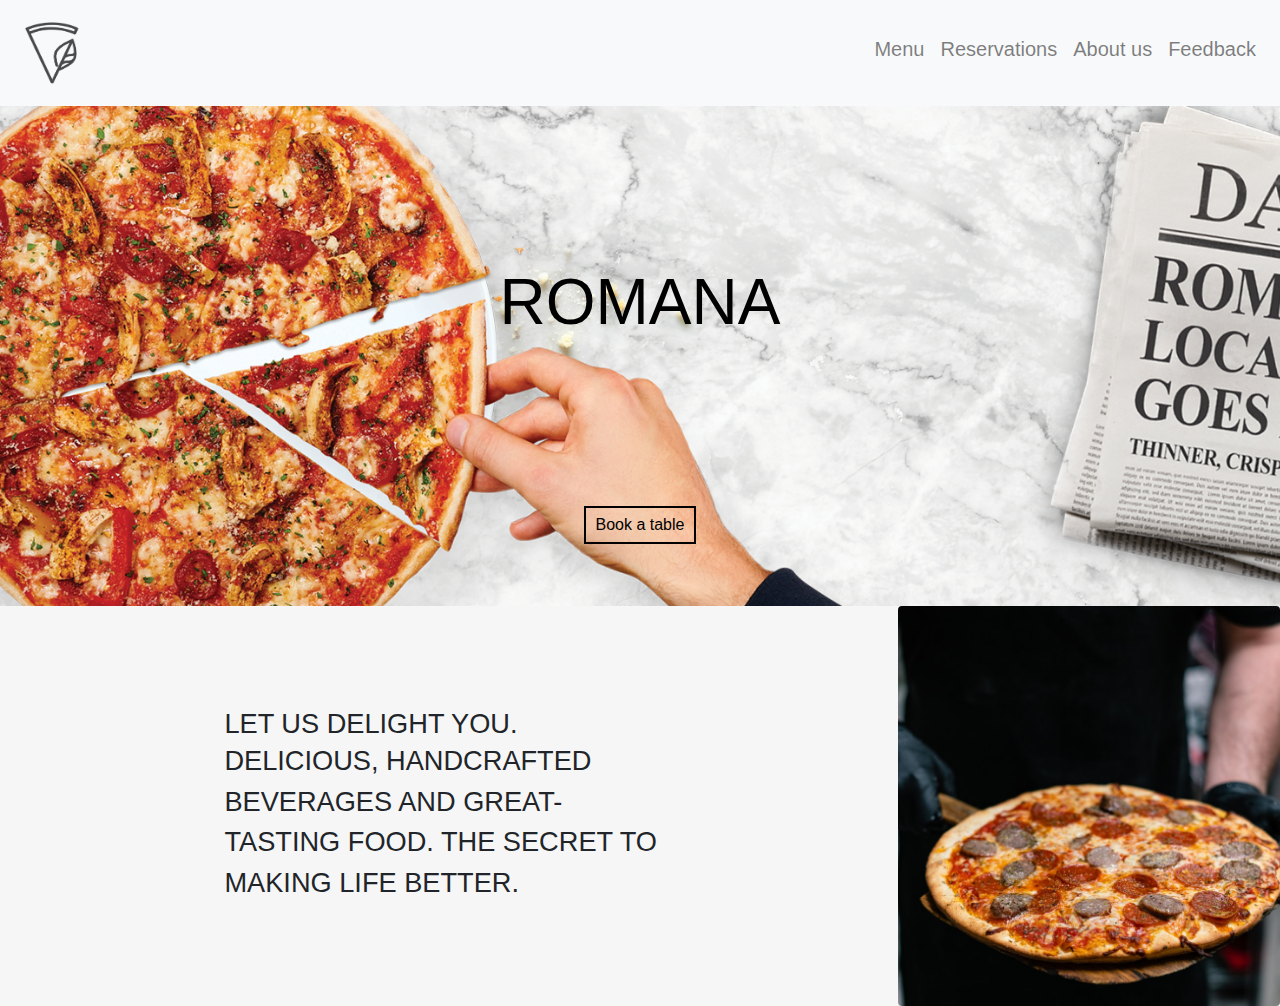
<file: index.html>
<!DOCTYPE html>
<html lang="en">
  <head>
    <meta charset="utf-8">
    <meta name="viewport" content="width=device-width, initial-scale=1, shrink-to-fit=no">

    <link rel="stylesheet" href="index.css">

    <link rel="stylesheet" href="https://stackpath.bootstrapcdn.com/bootstrap/4.3.1/css/bootstrap.min.css" integrity="sha384-ggOyR0iXCbMQv3Xipma34MD+dH/1fQ784/j6cY/iJTQUOhcWr7x9JvoRxT2MZw1T" crossorigin="anonymous">
    <link rel="stylesheet" href="https://fonts.googleapis.com/icon?family=Material+Icons">
    <link rel="stylesheet" href="https://maxcdn.bootstrapcdn.com/bootstrap/4.0.0/css/bootstrap.min.css" integrity="sha384-Gn5384xqQ1aoWXA+058RXPxPg6fy4IWvTNh0E263XmFcJlSAwiGgFAW/dAiS6JXm" crossorigin="anonymous">
    <title>RomanaPizza</title>
  </head>
  <body>


    <div>
    	<nav class="navbar navbar-expand-lg navbar-light bg-light">
    	  <a class="navbar-brand" href="index.html"><img src="img\95c74b812c06968656e454de1505c1b4.png"></a>
    	  <div class="collapse navbar-collapse" id="navbarNav">
    	    <ul class="navbar-nav ml-auto">
    	      <li class="nav-item">
    	        <a class="nav-link" href="menu.html"><h5>Menu</h5></a>
    	      </li>
    	      <li class="nav-item">
    	        <a class="nav-link" href="reserv.php"><h5>Reservations</h5></a>
    	      </li>
    	      <li class="nav-item">
    	        <a class="nav-link" href="about.html"><h5>About us</h5></a>
    	      </li>
            <li class="nav-item">
              <a class="nav-link" href="feedback.html"><h5>Feedback</h5></a>
            </li>
    	    </ul>
    	  </div>
    	</nav>
    </div>

  <section class="section-intro">
    <header>
      <h1>ROMANA</h1>
    </header>
    <div class="link-to-book-wrapper">
      <a class="link-to-book" href="reserv.php">Book a table</a>
    </div>
  </section>

  <section class="about-section" >
    <article>
      <h3>LET US DELIGHT YOU.</h3>
      <p>Delicious, handcrafted beverages and great-tasting food. The secret to making life better.</p>
    </article>
    <img src="img\photo-1590083745251-4fdb0b285c6a.jfif" class="rounded float-left">
  </section>

  </body>

</html>
</file>
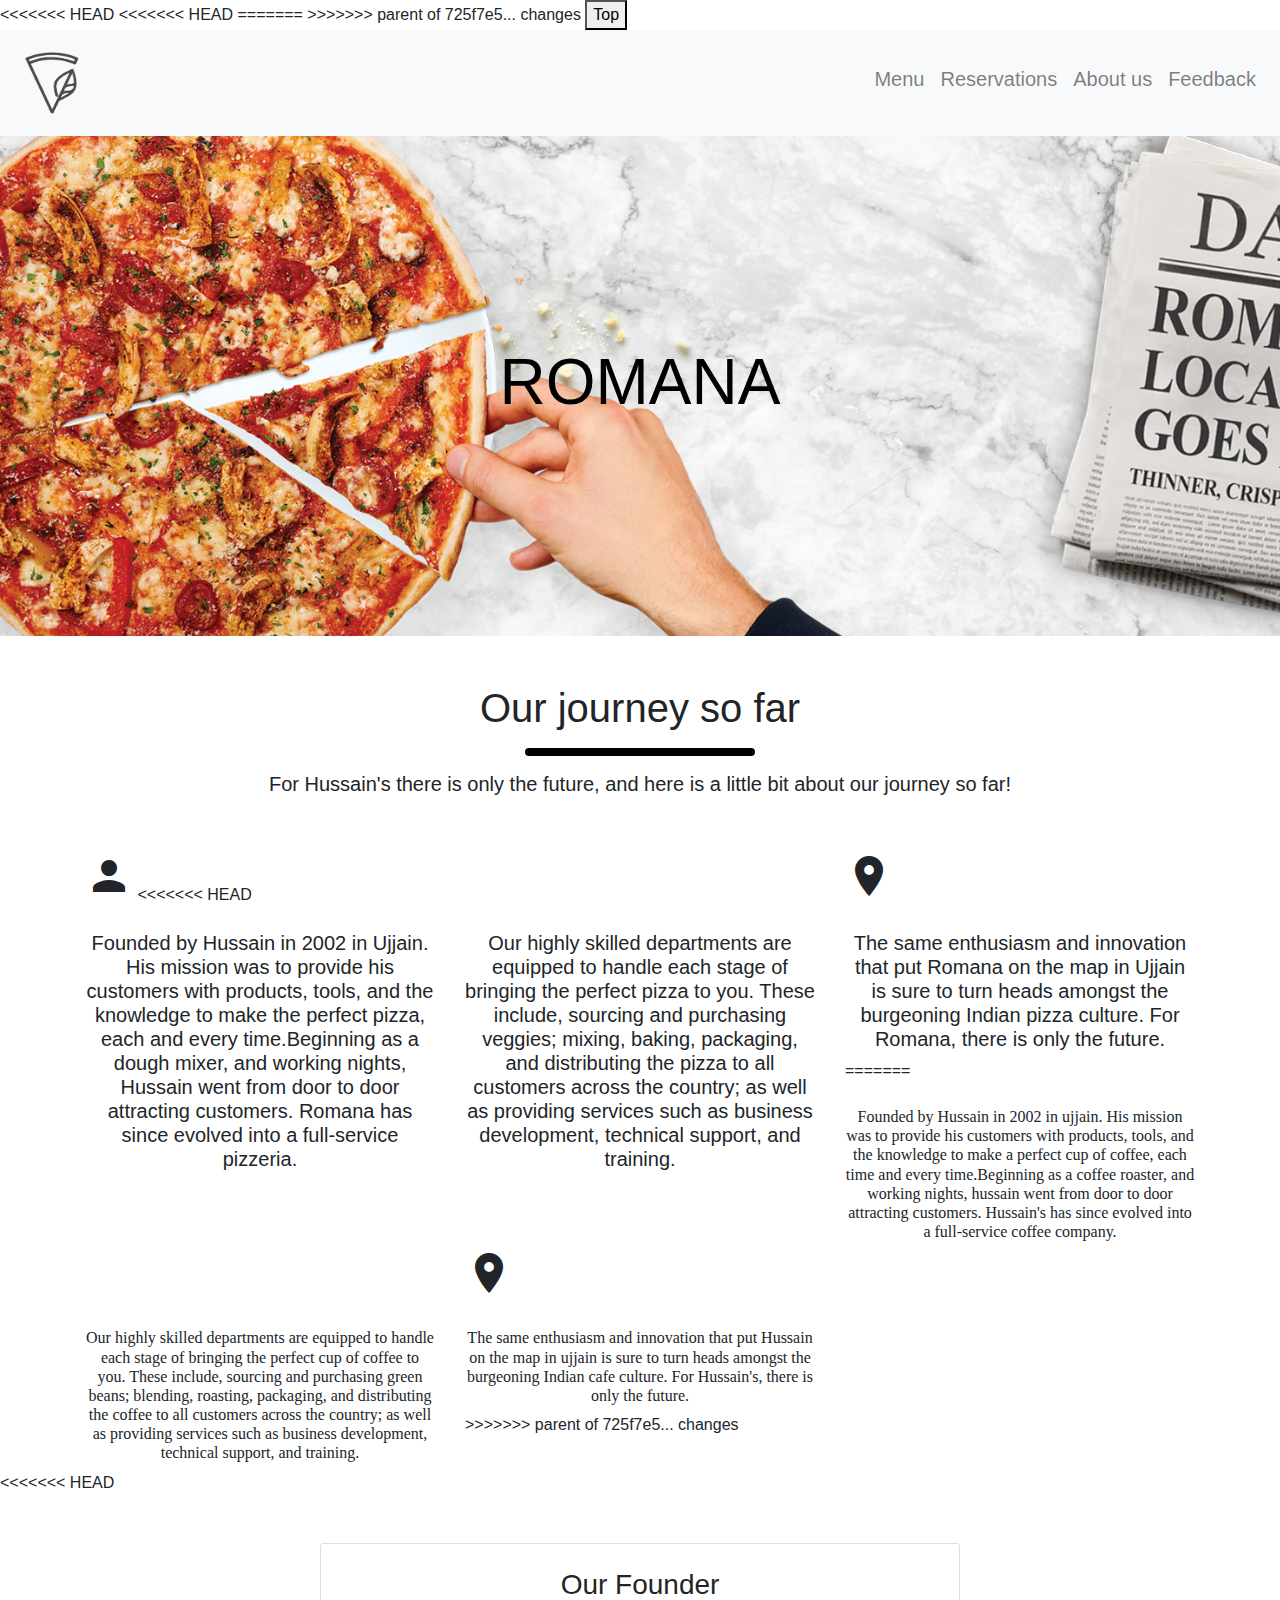
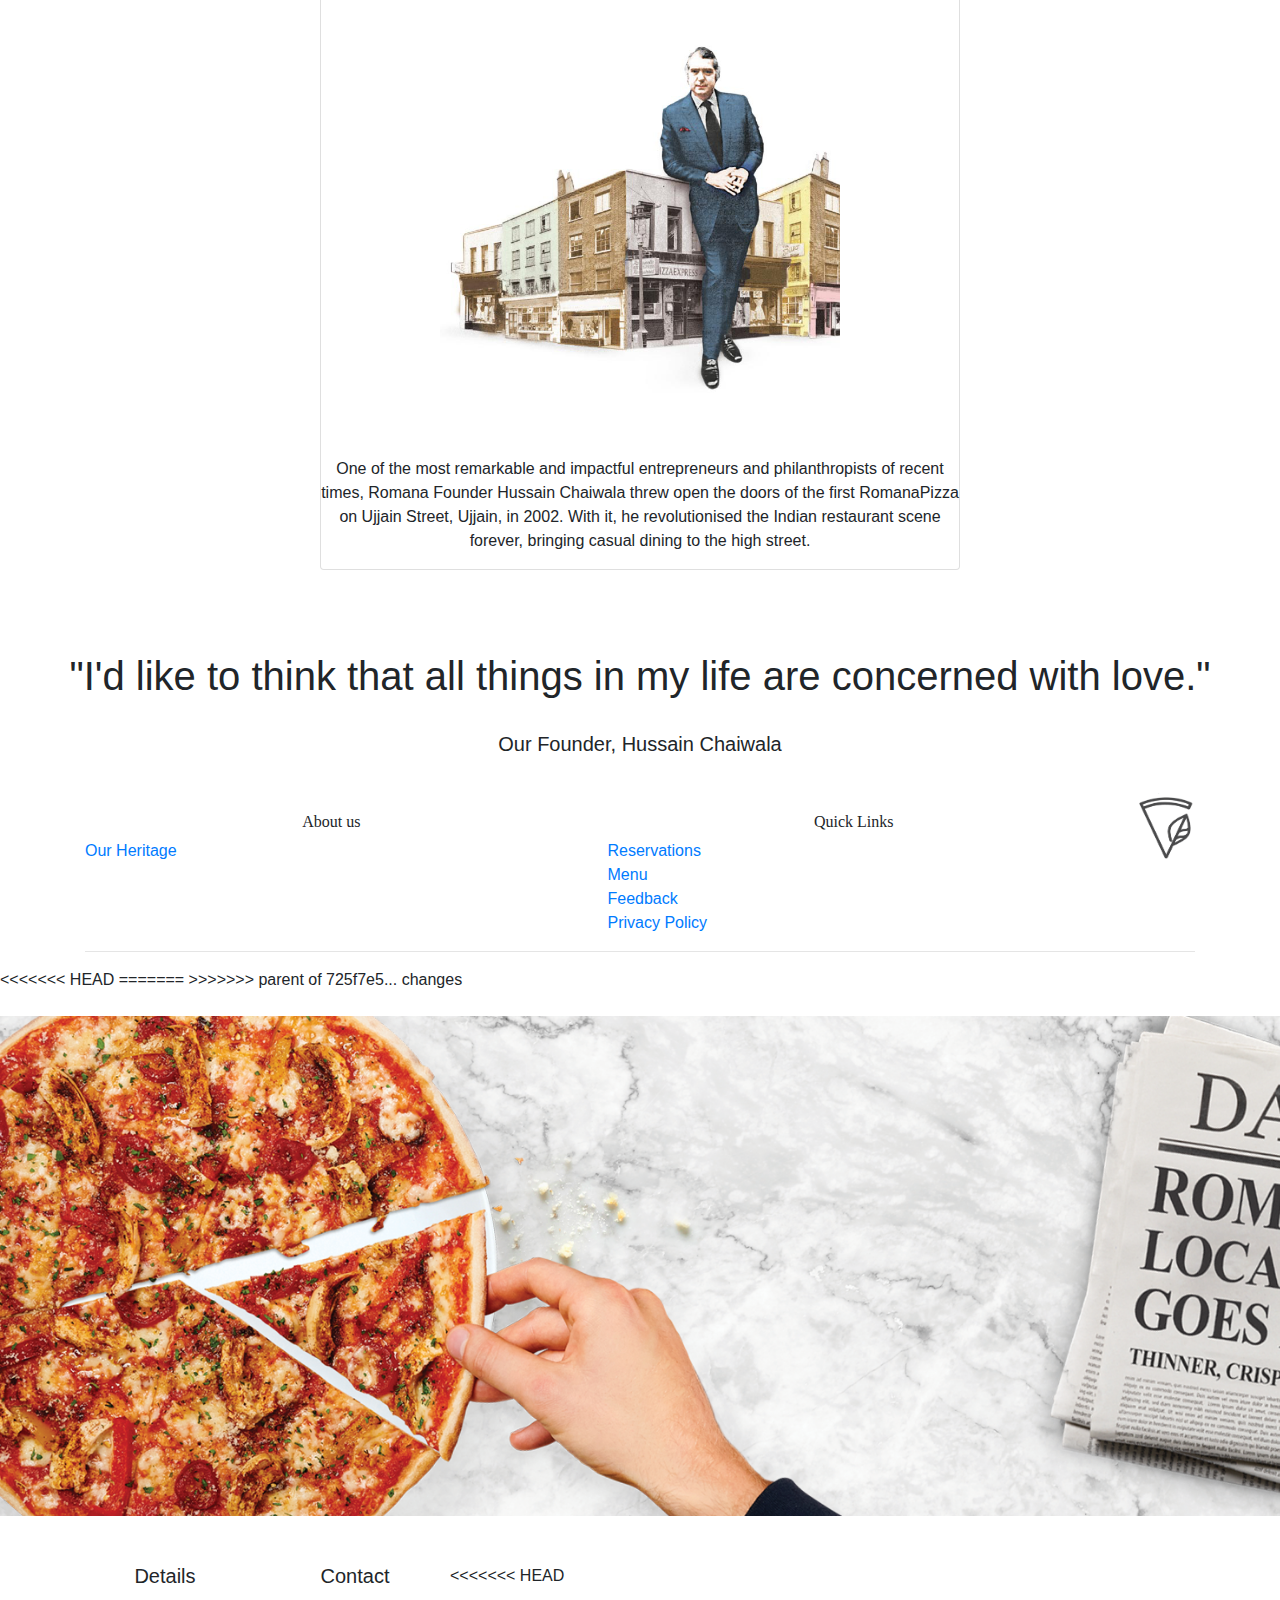
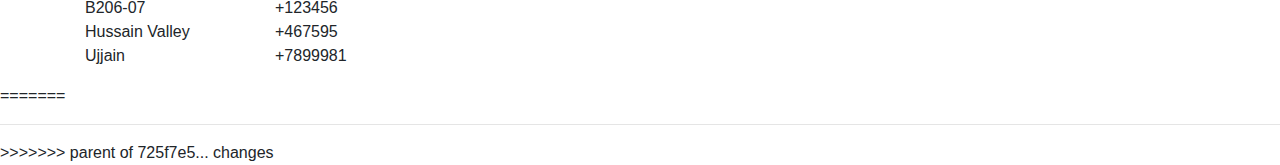
<file: about.html>
<!DOCTYPE html>
<html>
<head>
	<title>About us</title>
<link rel="stylesheet" href="index.css">
	<link rel="stylesheet" href="https://stackpath.bootstrapcdn.com/bootstrap/4.3.1/css/bootstrap.min.css" integrity="sha384-ggOyR0iXCbMQv3Xipma34MD+dH/1fQ784/j6cY/iJTQUOhcWr7x9JvoRxT2MZw1T" crossorigin="anonymous">
<link rel="stylesheet" href="https://fonts.googleapis.com/icon?family=Material+Icons">
</head>
<<<<<<< HEAD
<<<<<<< HEAD
=======
>>>>>>> parent of 725f7e5... changes
<style type="text/css">
	.material-icons{
		font-size:48px;
	}
<<<<<<< HEAD
     #myBtn {
  display: none;
  position: fixed;
  bottom: 20px;
  right: 30px;
  z-index: 99;
  font-size: 18px;
  border: none;
  outline: none;
  background-color: grey;
  color: white;
  cursor: pointer;
  padding: 15px;
  border-radius: 4px;
=======
<style>
footer{
text-align: left;
padding: 3px;
background-color: #2b2b2b;
color: white;
}
footer h6{
	text-align: left;
}
footer a{
	color: white;
}
.material-icons{
	font-size:48px;
}
#quote {
	background-color: #f5f5f5;
>>>>>>> 2769aec2142b5dc5861c3a8c440d1429d2f2ddcc
}
=======
>>>>>>> parent of 725f7e5... changes
</style>
<body>
<button onclick="topFunction()" id="myBtn" title="Go to top">Top</button>
	<div>
		<nav class="navbar navbar-expand-lg navbar-light bg-light">
		  <a class="navbar-brand" href="index.html"><img src="img\95c74b812c06968656e454de1505c1b4.png"></a>
		  <div class="collapse navbar-collapse" id="navbarNav">
		    <ul class="navbar-nav ml-auto">
		      <li class="nav-item">
		        <a class="nav-link" href="menu.html"><h5>Menu</h5></a>
		      </li>
		      <li class="nav-item">
		        <a class="nav-link" href="reserv.php"><h5>Reservations</h5></a>
		      </li>
		      <li class="nav-item">
		        <a class="nav-link" href="about.html"><h5>About us</h5></a>
		      </li>
	        <li class="nav-item">
	          <a class="nav-link" href="feedback.html"><h5>Feedback</h5></a>
	        </li>
		    </ul>
		  </div>
		</nav>
	</div>
	  <section class="section-intro">
    <header>
      <h1>ROMANA</h1>
    </header>
  </section><br><br>
<div class="container">
	<div class="row-flex">
      <div class="flex-column">
		  <h1 align="center">Our journey so far</h1>
		  <hr class='break'>
		  <h5 align="center">For Hussain's there is only the future, and here is a little bit about our journey so far!</h5>
		  <br><br>
		  <div class="row">
		    <div class="col-sm-4">
		      <i class="material-icons">person</i>
<<<<<<< HEAD
		      <br><br><h5>Founded by Hussain in 2002 in Ujjain. His mission was to provide his customers with products, tools, and the knowledge to make the perfect pizza, each and every time.Beginning as a dough mixer, and working nights, Hussain went from door to door attracting customers. Romana has since evolved into a full-service pizzeria.</h5>
		    </div>
		    <div class="col-sm-4">
		    	<i class="material-icons">outdoor_grill</i>
		      <br><br><h5>Our highly skilled departments are equipped to handle each stage of bringing the perfect pizza to you. These include, sourcing and purchasing veggies; mixing, baking, packaging, and distributing the pizza to all customers across the country; as well as providing services such as business development, technical support, and training.</h5>
		    </div>
		    <div class="col-sm-4">
		      <i class="material-icons">place</i>
		      <br><br><h5>The same enthusiasm and innovation that put Romana on the map in Ujjain is sure to turn heads amongst the burgeoning Indian pizza culture.
			  For Romana, there is only the future.</h5>
=======
		      <br><br><h6>Founded by Hussain in 2002 in ujjain. His mission was to provide his customers with products, tools, and the knowledge to make a perfect cup of coffee, each time and every time.Beginning as a coffee roaster, and working nights, hussain went from door to door attracting customers. Hussain's has since evolved into a full-service coffee company.</h6>
		    </div>
		    <div class="col-sm-4">
		    	<i class="material-icons">outdoor_grill</i>
		      <br><br><h6>Our highly skilled departments are equipped to handle each stage of bringing the perfect cup of coffee to you. These include, sourcing and purchasing green beans; blending, roasting, packaging, and distributing the coffee to all customers across the country; as well as providing services such as business development, technical support, and training.</h6>
		    </div>
		    <div class="col-sm-4">
		      <i class="material-icons">place</i>
		      <br><br><h6>The same enthusiasm and innovation that put Hussain on the map in ujjain is sure to turn heads amongst the burgeoning Indian cafe culture.
			  For Hussain's, there is only the future.</h6>
>>>>>>> parent of 725f7e5... changes
		    </div>
		    </div>
		  </div>
		</div>
	</div>
<<<<<<< HEAD
	<br><br><br>
	<div class='container'>
	    <div class='card align-items-center' style="width: 40rem;">
	      <br>
	      <h3>Our Founder</h3><br>
	      <img  src="img\pizza_restaurants_v6.png" class="rounded mx-auto d-block">
	      <br>
	      <p align=center>One of the most remarkable and impactful entrepreneurs and philanthropists of recent times, Romana Founder Hussain Chaiwala threw open the doors of the first RomanaPizza on Ujjain Street, Ujjain, in 2002. With it, he revolutionised the Indian restaurant scene forever, bringing casual dining to the high street.</p>
	  </div>
	</div><br><br>
	  <section id="quote">
	    <article>
	      <br><h1>"I'd like to think that all things in my life are concerned with love."</h1><br>
	      <h5>Our Founder, Hussain Chaiwala</h5><br>
	    </article>
		</section>
<div>
  <footer>
    <div class="container">
            <div class="row">
              <div class="col-sm"><br>
                <h6>About us</h6>
                <a href="about.html">Our Heritage</a>
              </div>
              <div class="col-sm"><br>
                <h6>Quick Links</h6>
                  <a href="reserv.php">Reservations</a><br>
                  <a href="menu.html">Menu</a><br>
                  <a href="feedback.html">Feedback</a><br>
                  <a href="https://www.dominos.co.in/privacy-policy">Privacy Policy</a>
              </div>
              <div class='col-sm-1'>
              <a href="index.html" class="foot-logo"><img src="img\95c74b812c06968656e454de1505c1b4.png"></a>
            </div>
            </div>
            <hr>
          </div>
 </footer>
</div>
<<<<<<< HEAD
=======
</div>
>>>>>>> parent of 725f7e5... changes
<br><br><section class='section-intro'></section>
<br><br><footer>
  <div class="container text-center text-md-left">
    <div class="row">
      <div class="col-md-2">
        <h5>Details</h5>
        <p>B206-07<br>
        Hussain Valley<br>
      	Ujjain<br></p>
      </div>
      <div class="col-md-2">
        <h5>Contact</h5>
        <p>+123456<br>
        +467595<br>
      	+7899981<br></p>
      </div>
<<<<<<< HEAD
      </div>
    </div>
    
</footer>
<script>var mybutton = document.getElementById("myBtn");

// When the user scrolls down 20px from the top of the document, show the button
window.onscroll = function() {scrollFunction()};

function scrollFunction() {
  if (document.body.scrollTop > 20 || document.documentElement.scrollTop > 20) {
    mybutton.style.display = "block";
  } else {
    mybutton.style.display = "none";
  }
}

// When the user clicks on the button, scroll to the top of the document
function topFunction() {
  document.body.scrollTop = 0;
  document.documentElement.scrollTop = 0;
}</script>
=======
  <hr>
</footer>
>>>>>>> parent of 725f7e5... changes
</body>
</html>
</file>
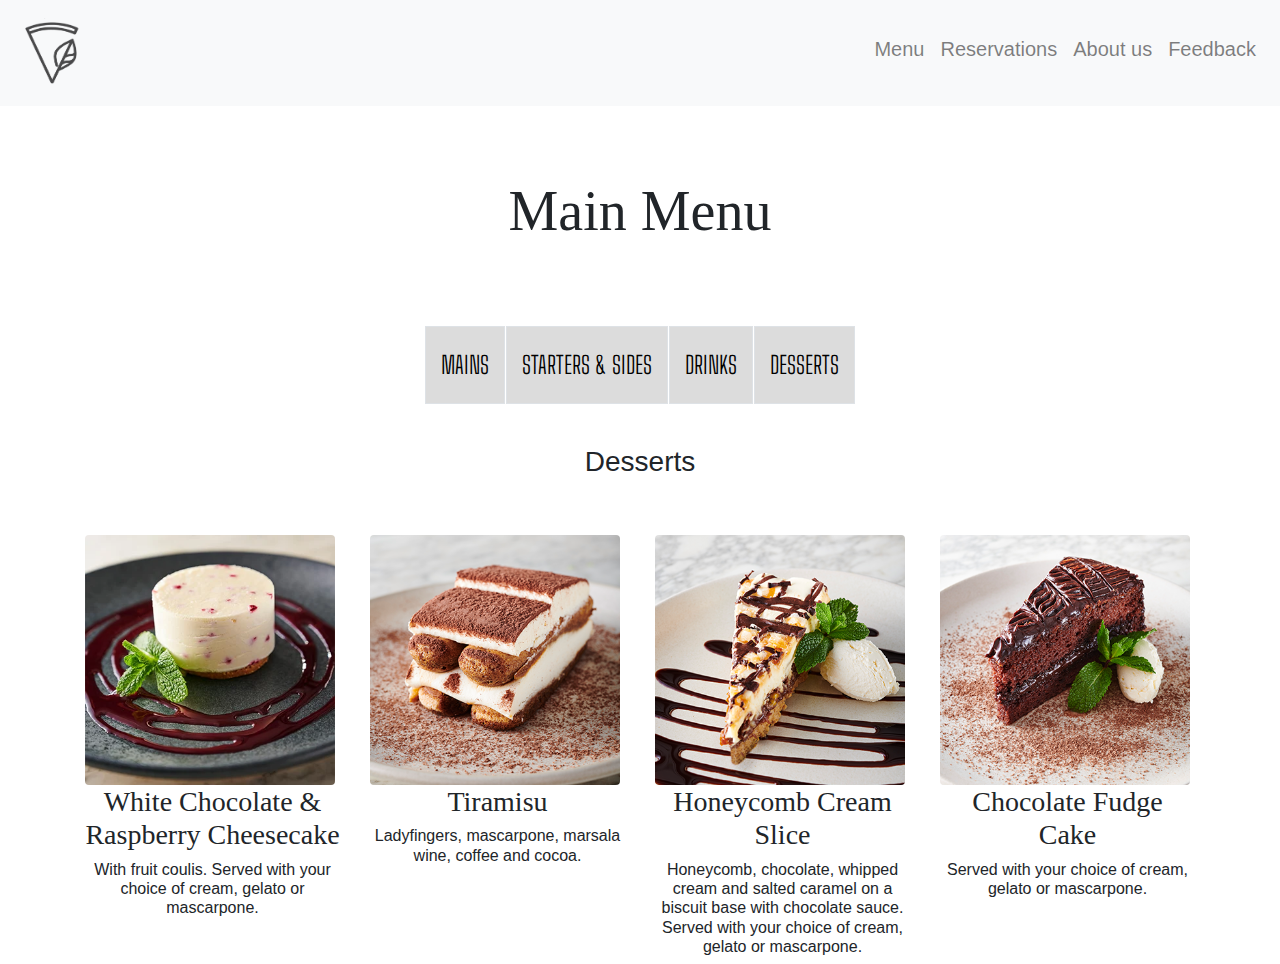
<file: desserts.html>
<!DOCTYPE html>
<html>
<head>
	<meta charset="utf-8">
	<title>Menu</title>
	<link rel="stylesheet" href="index.css">
	<link rel="stylesheet" href="https://stackpath.bootstrapcdn.com/bootstrap/4.3.1/css/bootstrap.min.css" integrity="sha384-ggOyR0iXCbMQv3Xipma34MD+dH/1fQ784/j6cY/iJTQUOhcWr7x9JvoRxT2MZw1T" crossorigin="anonymous">
	<link rel="stylesheet" href="https://fonts.googleapis.com/icon?family=Material+Icons">
	   <link rel="stylesheet" href="https://stackpath.bootstrapcdn.com/bootstrap/4.3.1/css/bootstrap.min.css" integrity="sha384-ggOyR0iXCbMQv3Xipma34MD+dH/1fQ784/j6cY/iJTQUOhcWr7x9JvoRxT2MZw1T" crossorigin="anonymous">
    <link rel="stylesheet" href="https://fonts.googleapis.com/icon?family=Material+Icons">
    <link rel="stylesheet" href="https://maxcdn.bootstrapcdn.com/bootstrap/4.0.0/css/bootstrap.min.css" integrity="sha384-Gn5384xqQ1aoWXA+058RXPxPg6fy4IWvTNh0E263XmFcJlSAwiGgFAW/dAiS6JXm" crossorigin="anonymous">

</head>
<body>
  <div>
  	<nav class="navbar navbar-expand-lg navbar-light bg-light">
  	  <a class="navbar-brand" href="index.html"><img src="img\95c74b812c06968656e454de1505c1b4.png"></a>
  	  <div class="collapse navbar-collapse" id="navbarNav">
  	    <ul class="navbar-nav ml-auto">
  	      <li class="nav-item">
  	        <a class="nav-link" href="menu.html"><h5>Menu</h5></a>
  	      </li>
  	      <li class="nav-item">
  	        <a class="nav-link" href="reserv.php"><h5>Reservations</h5></a>
  	      </li>
  	      <li class="nav-item">
  	        <a class="nav-link" href="about.html"><h5>About us</h5></a>
  	      </li>
          <li class="nav-item">
            <a class="nav-link" href="feedback.html"><h5>Feedback</h5></a>
          </li>
  	    </ul>
  	  </div>
  	</nav>
  </div>
<br><br><br>
<h1 align=center style="font-family: 'Times New Roman', serif; font-size:350%;">Main Menu</h1>
<br><br><br><div>
	<nav>
    <ul class="nav-flex-row">
      <span class="border">
      <li class="nav-item">
        <a href="menu.html">Mains</a>
      </li>
      </span>
      <span class="border">
      <li class="nav-item">
        <a href="starters.html">Starters & Sides</a>
      </li>
      </span>
      <span class="border">
      <li class="nav-item">
        <a href="drinks.html">Drinks</a>
      </li>
      </span>
      <span class="border">
      <li class="nav-item">
        <a href="desserts.html">Desserts</a>
      </li>
      </span>
    </ul>
  </nav>
  </div>
<br><br><div class = 'container'>
			<br><br><br><h3 align='center'>Desserts</h3>
			<br><br><div class="row">
			<div class="col-sm">
				<img src="img\White Chocolate Raspberry Cheesecake.jpg" class="rounded float-left">
				<h3>White Chocolate & Raspberry Cheesecake</h3>
				<h6>With fruit coulis. Served with your choice of cream, gelato or mascarpone.</h6>
			</div>
			<div class ="col-sm">
				<img src="img\tiramisu_384.png" class="rounded float-left">
				<h3>Tiramisu</h3>
				<h6>Ladyfingers, mascarpone, marsala wine, coffee and cocoa.</h6>
			</div>
			<div class ="col-sm">
				<img src="img\honeycomb_384.png" class="rounded float-left">
				<h3 class="menu-items">Honeycomb Cream Slice</h3>
				<h6 class="menu-items">Honeycomb, chocolate, whipped cream and salted caramel on a biscuit base with chocolate sauce. Served with your choice of cream, gelato or mascarpone.</h6>
			</div>
			<div class ="col-sm">
				<img src="img\chocolate-fudge-cake_384.png" class="rounded float-left">
				<h3>Chocolate Fudge Cake</h3>
				<h6>Served with your choice of cream, gelato or mascarpone.</h6>
			</div>
		</div>
</div>
</body>
</html>
</file>
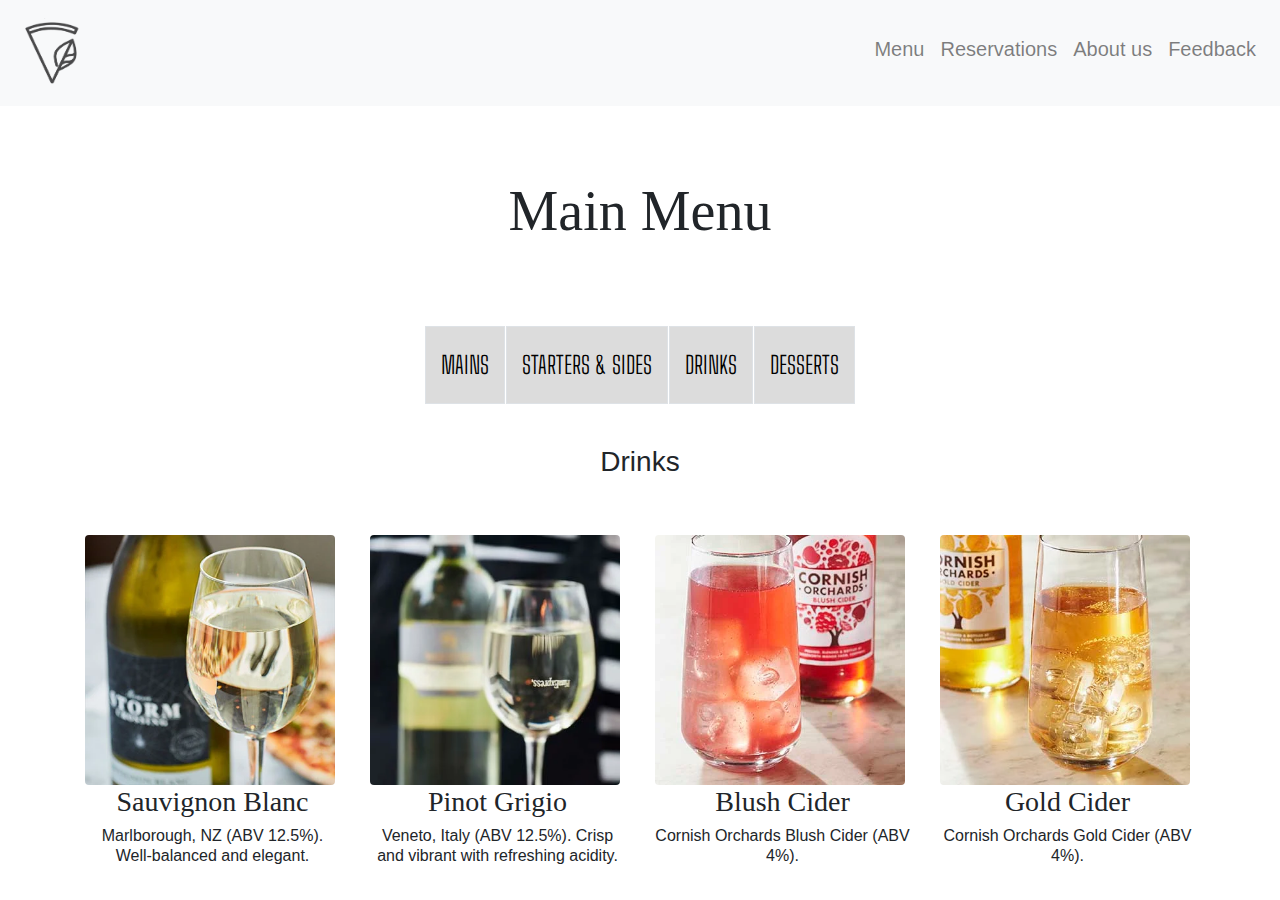
<file: drinks.html>
<!DOCTYPE html>
<html>
<head>
	<meta charset="utf-8">
	<title>Menu</title>
	<link rel="stylesheet" href="index.css">
	<link rel="stylesheet" href="https://stackpath.bootstrapcdn.com/bootstrap/4.3.1/css/bootstrap.min.css" integrity="sha384-ggOyR0iXCbMQv3Xipma34MD+dH/1fQ784/j6cY/iJTQUOhcWr7x9JvoRxT2MZw1T" crossorigin="anonymous">
	<link rel="stylesheet" href="https://fonts.googleapis.com/icon?family=Material+Icons">
	   <link rel="stylesheet" href="https://stackpath.bootstrapcdn.com/bootstrap/4.3.1/css/bootstrap.min.css" integrity="sha384-ggOyR0iXCbMQv3Xipma34MD+dH/1fQ784/j6cY/iJTQUOhcWr7x9JvoRxT2MZw1T" crossorigin="anonymous">
    <link rel="stylesheet" href="https://fonts.googleapis.com/icon?family=Material+Icons">
    <link rel="stylesheet" href="https://maxcdn.bootstrapcdn.com/bootstrap/4.0.0/css/bootstrap.min.css" integrity="sha384-Gn5384xqQ1aoWXA+058RXPxPg6fy4IWvTNh0E263XmFcJlSAwiGgFAW/dAiS6JXm" crossorigin="anonymous">

</head>
<body>
  <div>
  	<nav class="navbar navbar-expand-lg navbar-light bg-light">
  	  <a class="navbar-brand" href="index.html"><img src="img\95c74b812c06968656e454de1505c1b4.png"></a>
  	  <div class="collapse navbar-collapse" id="navbarNav">
  	    <ul class="navbar-nav ml-auto">
  	      <li class="nav-item">
  	        <a class="nav-link" href="menu.html"><h5>Menu</h5></a>
  	      </li>
  	      <li class="nav-item">
  	        <a class="nav-link" href="reserv.php"><h5>Reservations</h5></a>
  	      </li>
  	      <li class="nav-item">
  	        <a class="nav-link" href="about.html"><h5>About us</h5></a>
  	      </li>
          <li class="nav-item">
            <a class="nav-link" href="feedback.html"><h5>Feedback</h5></a>
          </li>
  	    </ul>
  	  </div>
  	</nav>
  </div>
<br><br><br>
<h1 align=center style="font-family: 'Times New Roman', serif; font-size:350%;">Main Menu</h1>
<br><br><br><div>
	<nav>
    <ul class="nav-flex-row">
      <span class="border">
      <li class="nav-item">
        <a href="menu.html">Mains</a>
      </li>
      </span>
      <span class="border">
      <li class="nav-item">
        <a href="starters.html">Starters & Sides</a>
      </li>
      </span>
      <span class="border">
      <li class="nav-item">
        <a href="drinks.html">Drinks</a>
      </li>
      </span>
      <span class="border">
      <li class="nav-item">
        <a href="desserts.html">Desserts</a>
      </li>
      </span>
    </ul>
  </nav>
  </div>
<br><br>
<div class = 'container'>
			<br><br><br><h3 align='center'>Drinks</h3>
			<br><br><div class="row">
			<div class="col-sm">
				<img src="img\sauvignon_blanc_384.jpg" class="rounded float-left">
				<h3>Sauvignon Blanc</h3>
				<h6>Marlborough, NZ (ABV 12.5%). Well-balanced and elegant.</h6>
			</div>
			<div class ="col-sm">
				<img src="img\pinot_grigio_384.jpg" class="rounded float-left">
				<h3>Pinot Grigio</h3>
				<h6>Veneto, Italy (ABV 12.5%). Crisp and vibrant with refreshing acidity.</h6>
			</div>
			<div class ="col-sm">
				<img src="img\Cornish Orchards Blush Cider.jpg" class="rounded float-left">
				<h3 class="menu-items">Blush Cider</h3>
				<h6 class="menu-items">Cornish Orchards Blush Cider (ABV 4%).</h6>
			</div>
			<div class ="col-sm">
				<img src="img\Cornish Orchards Gold Cider.jpg" class="rounded float-left">
				<h3>Gold Cider</h3>
				<h6>Cornish Orchards Gold Cider (ABV 4%).</h6>
			</div>
		</div>
</div>


</body>
</html>
</file>
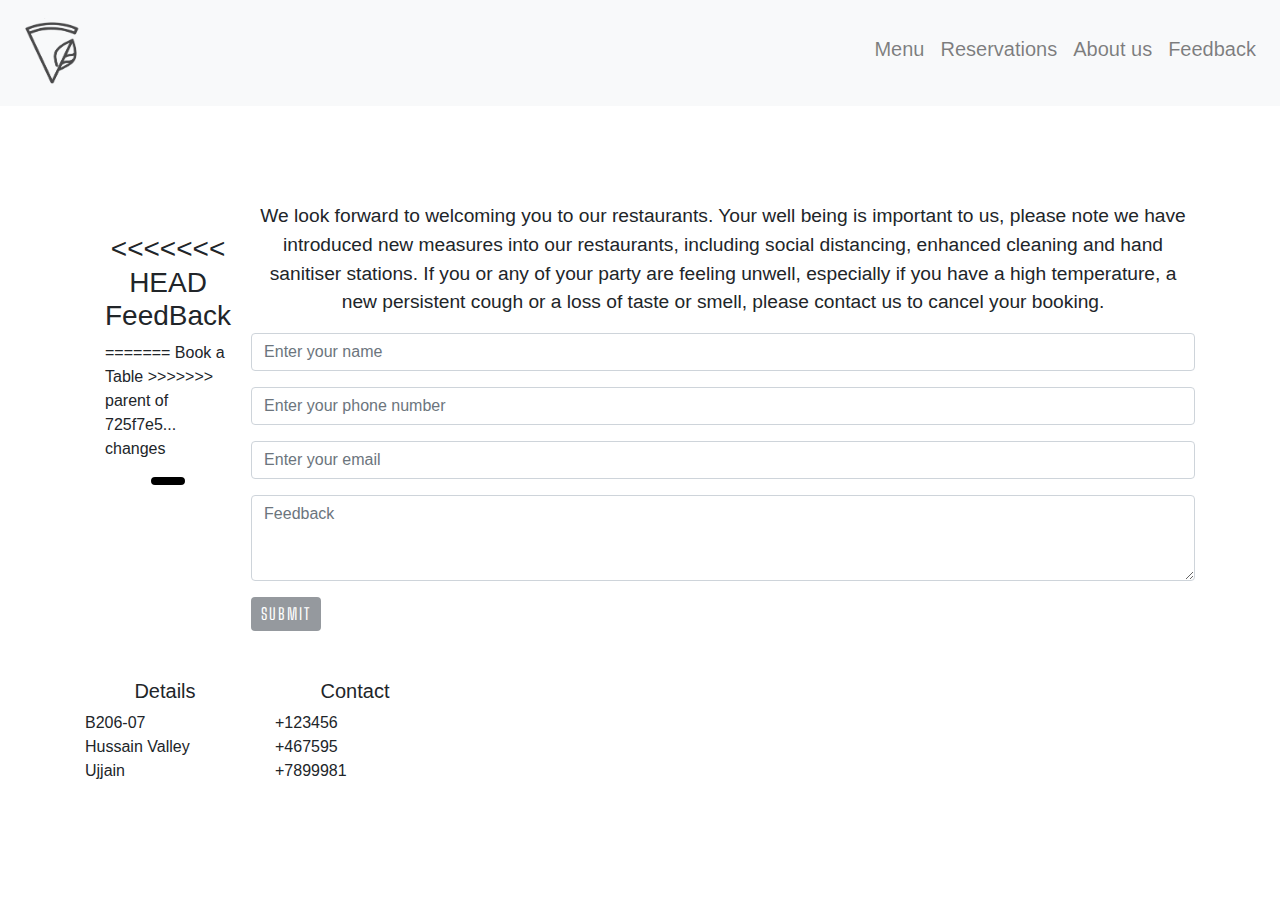
<file: feedback.html>
<!DOCTYPE html>
<html>
<head>
	<meta charset="utf-8">
	<title>Feedback</title>
	<link rel="stylesheet" href="index.css">
	<link rel="stylesheet" href="https://stackpath.bootstrapcdn.com/bootstrap/4.3.1/css/bootstrap.min.css" integrity="sha384-ggOyR0iXCbMQv3Xipma34MD+dH/1fQ784/j6cY/iJTQUOhcWr7x9JvoRxT2MZw1T" crossorigin="anonymous">
	<link rel="stylesheet" href="https://fonts.googleapis.com/icon?family=Material+Icons">

</head>
<body>
	<div>
		<nav class="navbar navbar-expand-lg navbar-light bg-light">
		  <a class="navbar-brand" href="index.html"><img src="img\95c74b812c06968656e454de1505c1b4.png"></a>
		  <div class="collapse navbar-collapse" id="navbarNav">
		    <ul class="navbar-nav ml-auto">
		      <li class="nav-item">
		        <a class="nav-link" href="menu.html"><h5>Menu</h5></a>
		      </li>
		      <li class="nav-item">
		        <a class="nav-link" href="reserv.php"><h5>Reservations</h5></a>
		      </li>
		      <li class="nav-item">
		        <a class="nav-link" href="about.html"><h5>About us</h5></a>
		      </li>
	        <li class="nav-item">
	          <a class="nav-link" href="feedback.html"><h5>Feedback</h5></a>
	        </li>
		    </ul>
		  </div>
		</nav>
	</div>
  <br><br><br><br><div class="container">
    <div class="row-flex">
      <div class="flex-column-form">
        <h3 align="center">
<<<<<<< HEAD

          FeedBack
          </h3>
=======
          Book a Table
        </h3>
>>>>>>> parent of 725f7e5... changes
        <hr class='break'>

        </div>
      <form class="media-centered" id="feed_back_form"  method="post" action="connection2.php">
          <div class="form-group">
            <p align="center">
            We look forward to welcoming you to our restaurants.
			Your well being is important to us, please note we have introduced new measures into our restaurants, including social distancing, enhanced cleaning and hand sanitiser stations. If you or any of your party are feeling unwell, especially if you have a high temperature, a new persistent cough or a loss of taste or smell, please contact us to cancel your booking.
            </p>

            <input type="text" name="name" class="form-control" id="guest_name" placeholder="Enter your name" required>
          </div>
          <div class="form-group">
            <input type="number" name="number" class="form-control" id="phonenumber" placeholder="Enter your phone number" required>
          </div>
          <div class="form-group">
            <input type="email" name="mail" class="form-control" id="mail" placeholder="Enter your email" required>
          </div>
          <div class="form-group">
            <textarea id='fbmgs' class="form-control" form="feed_back_form" placeholder="Feedback" rows="3" name="feedback"></textarea>
          </div>
          <button type="submit" name="submit" class="btn btn-primary">Submit</button>
      </form>
      </div>
</div>
<br><br><footer>
  <div class="container text-center text-md-left">
    <div class="row">
      <div class="col-md-2">
        <h5>Details</h5>
        <p>B206-07<br>
        Hussain Valley<br>
      	Ujjain<br></p>
      </div>
      <div class="col-md-2">
        <h5>Contact</h5>
        <p>+123456<br>
        +467595<br>
      	+7899981<br></p>
      </div>
  <hr>
      </div>
    </div>
</footer>

</body>
</html>
</file>
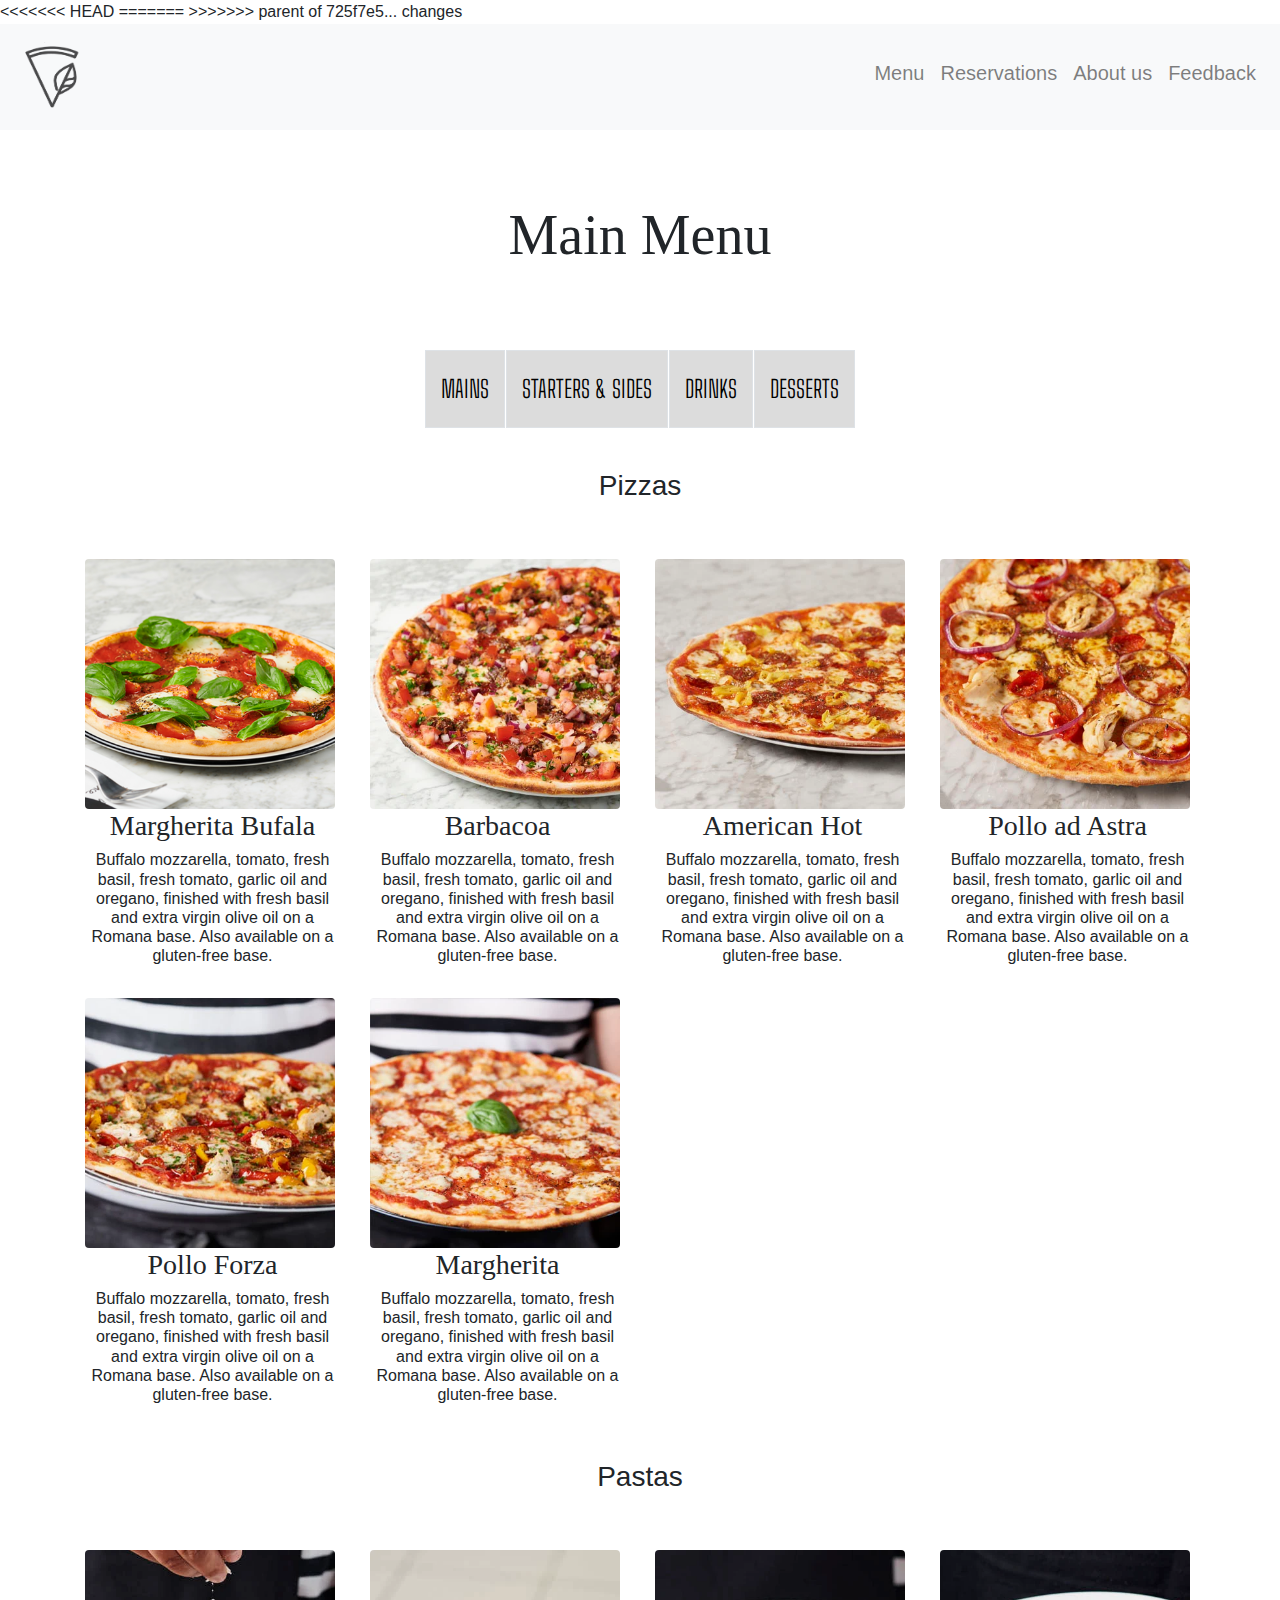
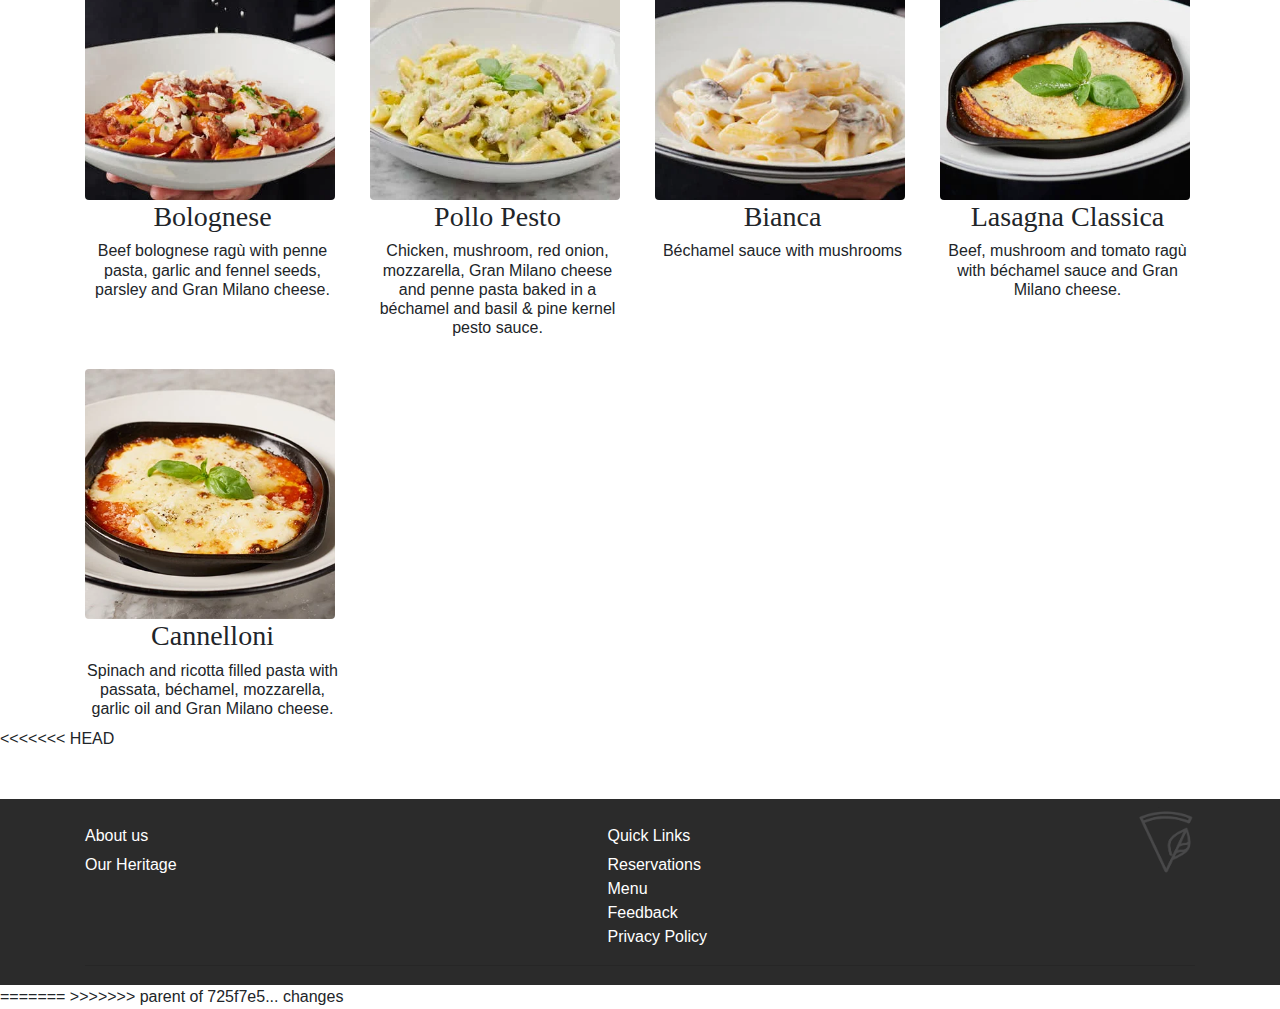
<file: menu.html>
<!DOCTYPE html>
<html>
<head>
	<meta charset="utf-8">
	<title>Menu</title>
	<link rel="stylesheet" href="index.css">
	<link rel="stylesheet" href="https://stackpath.bootstrapcdn.com/bootstrap/4.3.1/css/bootstrap.min.css" integrity="sha384-ggOyR0iXCbMQv3Xipma34MD+dH/1fQ784/j6cY/iJTQUOhcWr7x9JvoRxT2MZw1T" crossorigin="anonymous">
	<link rel="stylesheet" href="https://fonts.googleapis.com/icon?family=Material+Icons">
	   <link rel="stylesheet" href="https://stackpath.bootstrapcdn.com/bootstrap/4.3.1/css/bootstrap.min.css" integrity="sha384-ggOyR0iXCbMQv3Xipma34MD+dH/1fQ784/j6cY/iJTQUOhcWr7x9JvoRxT2MZw1T" crossorigin="anonymous">
    <link rel="stylesheet" href="https://fonts.googleapis.com/icon?family=Material+Icons">
    <link rel="stylesheet" href="https://maxcdn.bootstrapcdn.com/bootstrap/4.0.0/css/bootstrap.min.css" integrity="sha384-Gn5384xqQ1aoWXA+058RXPxPg6fy4IWvTNh0E263XmFcJlSAwiGgFAW/dAiS6JXm" crossorigin="anonymous">

<<<<<<< HEAD
    <style>
    #myBtn {
  display: none;
  position: fixed;
  bottom: 20px;
  right: 30px;
  z-index: 99;
  font-size: 18px;
  border: none;
  outline: none;
  background-color: grey;
  color: white;
  cursor: pointer;
  padding: 15px;
  border-radius: 4px;
}
 footer{
	  text-align: left;
	  padding: 3px;
	  background-color: #2b2b2b;
	  color: white;
	  }
	  footer h6{
	    text-align: left;
	  }
	  footer a{
	    color: white;
	  }

</style>

=======
>>>>>>> parent of 725f7e5... changes
</head>
<body>
<button onclick="topFunction()" id="myBtn" title="Go to top">Top</button>
	<div>
		<nav class="navbar navbar-expand-lg navbar-light bg-light">
		  <a class="navbar-brand" href="index.html"><img src="img\95c74b812c06968656e454de1505c1b4.png"></a>
		  <div class="collapse navbar-collapse" id="navbarNav">
		    <ul class="navbar-nav ml-auto">
		      <li class="nav-item">
		        <a class="nav-link" href="menu.html"><h5>Menu</h5></a>
		      </li>
		      <li class="nav-item">
		        <a class="nav-link" href="reserv.php"><h5>Reservations</h5></a>
		      </li>
		      <li class="nav-item">
		        <a class="nav-link" href="about.html"><h5>About us</h5></a>
		      </li>
	        <li class="nav-item">
	          <a class="nav-link" href="feedback.html"><h5>Feedback</h5></a>
	        </li>
		    </ul>
		  </div>
		</nav>
	</div>
<br><br><br>
<h1 align=center style="font-family: 'Times New Roman', serif; font-size:350%;">Main Menu</h1>
<br><br><br><div>
	<nav>
    <ul class="nav-flex-row">
      <span class="border">
      <li class="nav-item">
        <a href="menu.html">Mains</a>
      </li>
      </span>
      <span class="border">
      <li class="nav-item">
        <a href="starters.html">Starters & Sides</a>
      </li>
      </span>
      <span class="border">
      <li class="nav-item">
        <a href="drinks.html">Drinks</a>
      </li>
      </span>
      <span class="border">
      <li class="nav-item">
        <a href="desserts.html">Desserts</a>
      </li>
      </span>
    </ul>
  </nav>
  </div>
    <br><br>
		<div class = 'container'>
		      <br><br><br><h3 align='center'>Pizzas</h3>
					<br><br><div class="row">
					<div class="col-sm">
						<img src="img\Margherita_buffala_classic.png" class="rounded float-left">
            <h3>Margherita Bufala</h3>
						<h6>Buffalo mozzarella, tomato, fresh basil, fresh tomato, garlic oil and oregano, finished with fresh basil and extra virgin olive oil on a Romana base. Also available on a gluten-free base.</h6>
					</div>
					<div class ="col-sm">
						<img src="img\barbacoa_romana_384.jpg" class="rounded float-left">
            <h3>Barbacoa</h3>
						<h6>Buffalo mozzarella, tomato, fresh basil, fresh tomato, garlic oil and oregano, finished with fresh basil and extra virgin olive oil on a Romana base. Also available on a gluten-free base.</h6>
					</div>
					<div class ="col-sm">
						<img src="img\american_hot_romana_384.jpg" class="rounded float-left">
            <h3>American Hot</h3>
						<h6>Buffalo mozzarella, tomato, fresh basil, fresh tomato, garlic oil and oregano, finished with fresh basil and extra virgin olive oil on a Romana base. Also available on a gluten-free base.</h6>
					</div>
					<div class ="col-sm">
						<img src="img\pollo_ad_astra_romana_384.jpg" class="rounded float-left">
            <h3>Pollo ad Astra</h3>
						<h6>Buffalo mozzarella, tomato, fresh basil, fresh tomato, garlic oil and oregano, finished with fresh basil and extra virgin olive oil on a Romana base. Also available on a gluten-free base.</h6>
					</div>
				</div>
				<br><div class="row">
					<div class ="col-sm-3">
						<img src="img\pollo_forza_romana_384.jpg" class="rounded float-left">
            <h3>Pollo Forza</h3>
						<h6>Buffalo mozzarella, tomato, fresh basil, fresh tomato, garlic oil and oregano, finished with fresh basil and extra virgin olive oil on a Romana base. Also available on a gluten-free base.</h6>
					</div>
					<div class ="col-sm-3">
						<img src="img\margherita_romana_384.jpg" class="rounded float-left">
            <h3>Margherita</h3>
						<h6>Buffalo mozzarella, tomato, fresh basil, fresh tomato, garlic oil and oregano, finished with fresh basil and extra virgin olive oil on a Romana base. Also available on a gluten-free base.</h6>
					</div>
				</div>
</div>
<br><br>
<div class = 'container'>
			<h3 align='center'>Pastas</h3>
			<br><br><div class="row">
			<div class="col-sm">
				<img src="img\bolognese_384.jpg" class="rounded float-left">
				<h3>Bolognese</h3>
				<h6>Beef bolognese ragù with penne pasta, garlic and fennel seeds, parsley and Gran Milano cheese.</h6>
			</div>
			<div class ="col-sm">
				<img src="img\pollo_pesto_384.jpg" class="rounded float-left">
				<h3>Pollo Pesto</h3>
				<h6>Chicken, mushroom, red onion, mozzarella, Gran Milano cheese and penne pasta baked in a béchamel and basil & pine kernel pesto sauce.</h6>
			</div>
			<div class ="col-sm">
				<img src="img\piccolo_bianca_384_v2.jpg" class="rounded float-left">
				<h3>Bianca</h3>
				<h6>Béchamel sauce with mushrooms</h6>
			</div>
			<div class ="col-sm">
				<img src="img\lasagna_384.jpg" class="rounded float-left">
				<h3>Lasagna Classica</h3>
				<h6>Beef, mushroom and tomato ragù with béchamel sauce and Gran Milano cheese.</h6>
			</div>
		</div>
		<br><div class="row">
			<div class ="col-sm-3">
				<img src="img\cannelloni_384.jpg" class="rounded float-left">
				<h3>Cannelloni</h3>
				<h6>Spinach and ricotta filled pasta with passata, béchamel, mozzarella, garlic oil and Gran Milano cheese.</h6>
			</div>
		</div>
</div>

<<<<<<< HEAD
</div><br><br><br>
<footer>
	<div class="container">
					<div class="row">
						<div class="col-sm"><br>
							<h6>About us</h6>
							<a href="about.html">Our Heritage</a>
						</div>
						<div class="col-sm"><br>
							<h6>Quick Links</h6>
								<a href="reserv.php">Reservations</a><br>
								<a href="menu.html">Menu</a><br>
								<a href="feedback.html">Feedback</a><br>
								<a href="https://www.dominos.co.in/privacy-policy">Privacy Policy</a>
						</div>
						<div class='col-sm-1'>
						<a href="index.html" class="foot-logo"><img src="img\95c74b812c06968656e454de1505c1b4.png"></a>
					</div>
					</div>
					<hr>
				</div>
</footer>
<script>var mybutton = document.getElementById("myBtn");

// When the user scrolls down 20px from the top of the document, show the button
window.onscroll = function() {scrollFunction()};

function scrollFunction() {
  if (document.body.scrollTop > 20 || document.documentElement.scrollTop > 20) {
    mybutton.style.display = "block";
  } else {
    mybutton.style.display = "none";
  }
}

// When the user clicks on the button, scroll to the top of the document
function topFunction() {
  document.body.scrollTop = 0;
  document.documentElement.scrollTop = 0;
}</script>
=======
>>>>>>> parent of 725f7e5... changes
</body>
</html>
</file>
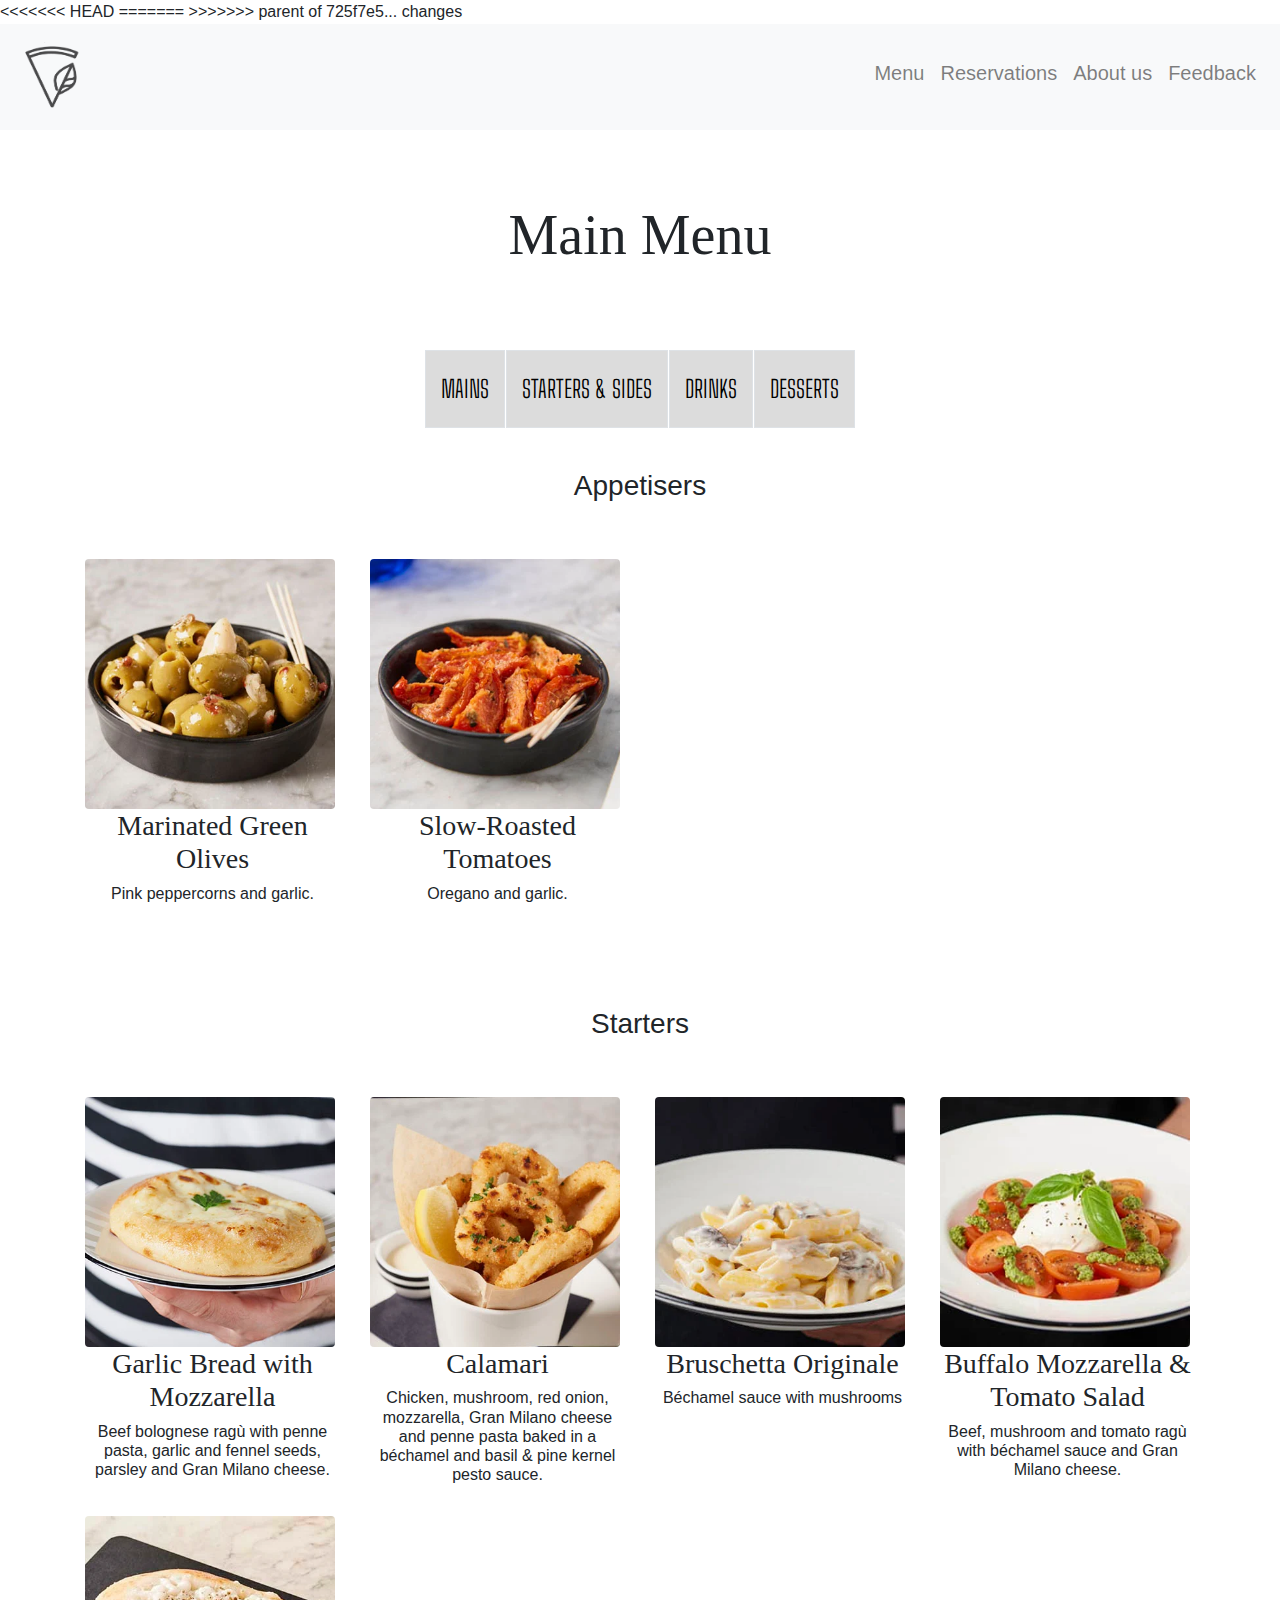
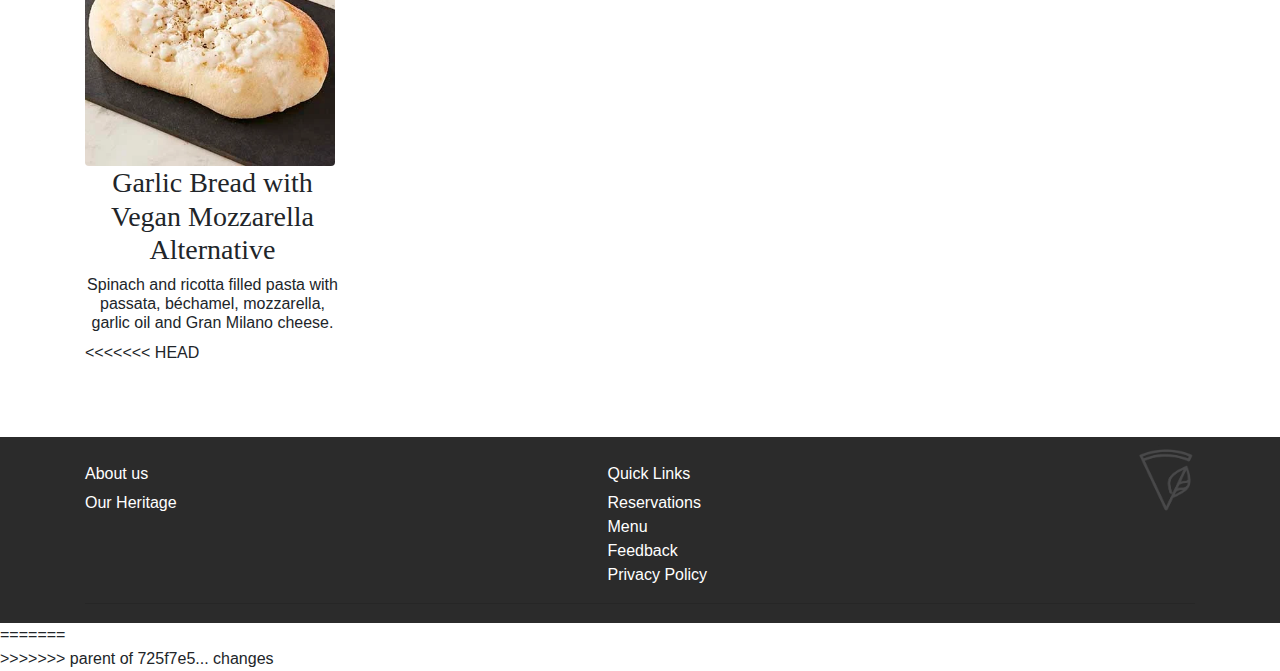
<file: starters.html>
<!DOCTYPE html>
<html>
<head>
	<meta charset="utf-8">
	<title>Menu</title>
	<link rel="stylesheet" href="index.css">
	<link rel="stylesheet" href="https://stackpath.bootstrapcdn.com/bootstrap/4.3.1/css/bootstrap.min.css" integrity="sha384-ggOyR0iXCbMQv3Xipma34MD+dH/1fQ784/j6cY/iJTQUOhcWr7x9JvoRxT2MZw1T" crossorigin="anonymous">
	<link rel="stylesheet" href="https://fonts.googleapis.com/icon?family=Material+Icons">
	   <link rel="stylesheet" href="https://stackpath.bootstrapcdn.com/bootstrap/4.3.1/css/bootstrap.min.css" integrity="sha384-ggOyR0iXCbMQv3Xipma34MD+dH/1fQ784/j6cY/iJTQUOhcWr7x9JvoRxT2MZw1T" crossorigin="anonymous">
    <link rel="stylesheet" href="https://fonts.googleapis.com/icon?family=Material+Icons">
    <link rel="stylesheet" href="https://maxcdn.bootstrapcdn.com/bootstrap/4.0.0/css/bootstrap.min.css" integrity="sha384-Gn5384xqQ1aoWXA+058RXPxPg6fy4IWvTNh0E263XmFcJlSAwiGgFAW/dAiS6JXm" crossorigin="anonymous">
<<<<<<< HEAD
		<style>
	  footer{
	  text-align: left;
	  padding: 3px;
	  background-color: #2b2b2b;
	  color: white;
	  }
	  footer h6{
	    text-align: left;
	  }
	  footer a{
	    color: white;
	  }
              #myBtn {
  display: none;
  position: fixed;
  bottom: 20px;
  right: 30px;
  z-index: 99;
  font-size: 18px;
  border: none;
  outline: none;
  background-color: grey;
  color: white;
  cursor: pointer;
  padding: 15px;
  border-radius: 4px;
}
	  </style>
=======

>>>>>>> parent of 725f7e5... changes
</head>
<body>
<button onclick="topFunction()" id="myBtn" title="Go to top">Top</button>
<div>
	<nav class="navbar navbar-expand-lg navbar-light bg-light">
	  <a class="navbar-brand" href="index.html"><img src="img\95c74b812c06968656e454de1505c1b4.png"></a>
	  <div class="collapse navbar-collapse" id="navbarNav">
	    <ul class="navbar-nav ml-auto">
	      <li class="nav-item">
	        <a class="nav-link" href="menu.html"><h5>Menu</h5></a>
	      </li>
	      <li class="nav-item">
	        <a class="nav-link" href="reserv.php"><h5>Reservations</h5></a>
	      </li>
	      <li class="nav-item">
	        <a class="nav-link" href="about.html"><h5>About us</h5></a>
	      </li>
        <li class="nav-item">
          <a class="nav-link" href="feedback.html"><h5>Feedback</h5></a>
        </li>
	    </ul>
	  </div>
	</nav>
</div>
<br><br><br>
<h1 align=center style="font-family: 'Times New Roman', serif; font-size:350%;">Main Menu</h1>
<br><br><br><div>
	<nav>
    <ul class="nav-flex-row">
      <span class="border">
      <li class="nav-item">
        <a href="menu.html">Mains</a>
      </li>
      </span>
      <span class="border">
      <li class="nav-item">
        <a href="starters.html">Starters & Sides</a>
      </li>
      </span>
      <span class="border">
      <li class="nav-item">
        <a href="drinks.html">Drinks</a>
      </li>
      </span>
      <span class="border">
      <li class="nav-item">
        <a href="desserts.html">Desserts</a>
      </li>
      </span>
    </ul>
  </nav>
    <br><br>
		<div class = 'container'>
		      <br><br><br><h3 align='center'>Appetisers</h3>
					<br><br><div class="row">
					<div class="col-sm-3">
						<img src="img\olives_384.jpg" class="rounded float-left">
            <h3 align=center>Marinated Green Olives</h3>
						<h6 align=center>Pink peppercorns and garlic.</h6>
					</div>
					<div class ="col-sm-3">
						<img src="img\roasted_tomatoes_384.jpg" class="rounded float-left">
            <h3 align=center>Slow-Roasted Tomatoes</h3>
						<h6 align=center>Oregano and garlic.</h6>
					</div>
				</div>
</div>
<br><br>
<div class = 'container'>
			<br><br><h3 align='center'>Starters</h3>
			<br><br><div class="row">
			<div class="col-sm">
				<img src="img\garlic_bread_mozzarella_384.jpg" class="rounded float-left">
				<h3>Garlic Bread with Mozzarella</h3>
				<h6>Beef bolognese ragù with penne pasta, garlic and fennel seeds, parsley and Gran Milano cheese.</h6>
			</div>
			<div class ="col-sm">
				<img src="img\calamari_384.jpg" class="rounded float-left">
				<h3>Calamari</h3>
				<h6>Chicken, mushroom, red onion, mozzarella, Gran Milano cheese and penne pasta baked in a béchamel and basil & pine kernel pesto sauce.</h6>
			</div>
			<div class ="col-sm">
				<img src="img\piccolo_bianca_384_v2.jpg" class="rounded float-left">
				<h3>Bruschetta Originale</h3>
				<h6>Béchamel sauce with mushrooms</h6>
			</div>
			<div class ="col-sm">
				<img src="img\180315MozzarelaTomSalad004.jpg" class="rounded float-left">
				<h3>Buffalo Mozzarella & Tomato Salad</h3>
				<h6>Beef, mushroom and tomato ragù with béchamel sauce and Gran Milano cheese.</h6>
			</div>
		</div>
		<br><div class="row">
			<div class ="col-sm-3">
				<img src="img\Vegan Garlic Bread.jpg" class="rounded float-left">
				<h3>Garlic Bread with Vegan Mozzarella Alternative</h3>
				<h6>Spinach and ricotta filled pasta with passata, béchamel, mozzarella, garlic oil and Gran Milano cheese.</h6>
			</div>
		</div>
<<<<<<< HEAD
</div><br><br><br>
<footer>
	<div class="container">
					<div class="row">
						<div class="col-sm"><br>
							<h6>About us</h6>
							<a href="about.html">Our Heritage</a>
						</div>
						<div class="col-sm"><br>
							<h6>Quick Links</h6>
								<a href="reserv.php">Reservations</a><br>
								<a href="menu.html">Menu</a><br>
								<a href="feedback.html">Feedback</a><br>
								<a href="https://www.dominos.co.in/privacy-policy">Privacy Policy</a>
						</div>
						<div class='col-sm-1'>
						<a href="index.html" class="foot-logo"><img src="img\95c74b812c06968656e454de1505c1b4.png"></a>
					</div>
					</div>
					<hr>
				</div>
</footer>
<script>var mybutton = document.getElementById("myBtn");

// When the user scrolls down 20px from the top of the document, show the button
window.onscroll = function() {scrollFunction()};

function scrollFunction() {
  if (document.body.scrollTop > 20 || document.documentElement.scrollTop > 20) {
    mybutton.style.display = "block";
  } else {
    mybutton.style.display = "none";
  }
}

// When the user clicks on the button, scroll to the top of the document
function topFunction() {
  document.body.scrollTop = 0;
  document.documentElement.scrollTop = 0;
}</script>
=======
</div>
>>>>>>> parent of 725f7e5... changes
</body>
</html>
</file>
<file: index.css>
@import url('https://fonts.googleapis.com/css?family=Big+Shoulders+Text:100,300,400,500,600,700,800,900&display=swap');


.nav-flex-row {
    display: flex;
    flex-direction: row;
    justify-content: center;
    position: absolute;
    z-index: 100;
    left: 0;
    width: 100%;
    padding: 0;
}

.nav-flex-row li {
    text-decoration: none;
    list-style-type: none;
    padding: 20px 15px;
}

.nav-flex-row li a {
    font-family: 'Big Shoulders Text', cursive;
    color: black;
    font-size: 1.5em;
    text-transform: uppercase;
    font-weight: 300;
}

.section-intro {
    height: 500px;
    background-image: url('img/Go_Romana_banner_PEX_1920x576.png');
    background-size: cover;
    display: flex;
    flex-direction: column;
    justify-content: center;
    align-items: center;
}

.section-intro h1 {
    text-align: right;
    color: black;
    font-size: 4em;
    font-weight: 350;
}

.section-intro header {
    display: flex;
    flex: 4;
    flex-direction: row;
    justify-content: center;
    align-items: center;
}

.link-to-book-wrapper {
    flex: 1;
}

.about-section {
    display: flex;
    align-items: center;
    background-color: #f3f3f3c0;
}

.link-to-book {
    color: black;
    display: block;
    border: 2px solid black;
    padding: 5px 10px;
}

a.link-to-book:hover {
    background-color: #ffffff;
    color: #95999e;
    text-decoration: none;
}

.about-section p,
.about-section h3 {
    text-align: left;
    width: 50%;
    margin: auto;
    font-size: 1.7em;
    text-transform: uppercase;
}


.row-flex {
    display: flex;
    flex-direction: row;
}

.flex-column-form {
    display: flex;
    flex-direction: column;
    flex: 1;
    margin: 30px 20px;
}

.btn.btn-primary {
    font-family: 'Big Shoulders Text', cursive;
    color: #ffffff;
    background-color: #95999e;
    text-transform: uppercase;
    font-size: 16px;
    padding: 5px 10px;
    letter-spacing: 2px;
    border: 0;
}

.btn.btn-primary:hover {
    background-color: #747474;
}
.opening-time,
.contact-adress {
    flex: 1;
    margin: 30px 20px;
    font-size: 1.2em;
}

.form-group p {
    font-size: 1.2em;
}

.opening-time p span,
.contact-adress p span {
    display: block;
}

@media (min-width:577px) and (max-width: 800px) {

    .section-intro {
        height: 500px;
    }

    .about-section p,
    .about-section h3 {
        font-size: 20px;
    }

    .carousel-inner {
        height: auto;
    }

    .row-flex {
        display: flex;
        flex-direction: column;
    }
}

@media screen and (max-width: 576px) {
    .section-intro {
        height: 300px;
    }

    .about-section {
        padding: 30px;
    }

    .section-intro h1 {
        font-size: 2em;
    }

    .about-section p,
    .about-section h3 {
        font-size: 15px;
    }

    .carousel-inner {
        height: auto;
    }

    .row-flex {
        display: flex;
        flex-direction: column;
    }

    .row-flex h3 {
        font-size: 25px;
        text-align: center;
    }

    .form-group p {
        font-size: 15px;
    }

    .opening-time p span,
    .contact-adress p span {
        font-size: 15px;
        text-align: center;
    }

}
hr.break {
  border: 4px solid black;
  width: 20%;
  border-radius: 5px;
}
@media only screen and (min-width : 1200px) {
  .carousel-caption
  {
    top: 46%;
  }
}
header[role="banner"] {
  #logo-main {
    display: block;
    margin: 20px auto;
  }
}

.wrapper {
  position: relative;
  width: 640px;
  margin: 50px auto;
}
img {
  width: 250px;
  height: 250px
}
.col-sm h3,h6 {
  text-align: center;
  font-family: 'Times New Roman', serif;

}
.col-sm-3 h3,h6{
  text-align: center;
  font-family: 'Times New Roman', serif;
}
span {
  margin: 0.5px;
    background-color: #DCDCDC;
}
a img{
  width: 80px;
  height: 80px
}
section img{
  width:400px;
  height:400px;

}
<<<<<<< HEAD
footer img{
  width:200px;
  height:200px;
  align-items: right;
}
.card img{
  width:400px;
  height:400px;
  object-fit: cover;
}
.card {
        margin: 0 auto;
        float: none;
        margin-bottom: 10px;
}
.card:hover {
  box-shadow: 0 8px 16px 0 rgba(0,0,0,0.2);
}
article h1,h5{
  text-align: center;
}
=======
>>>>>>> parent of 725f7e5... changes
</file>
